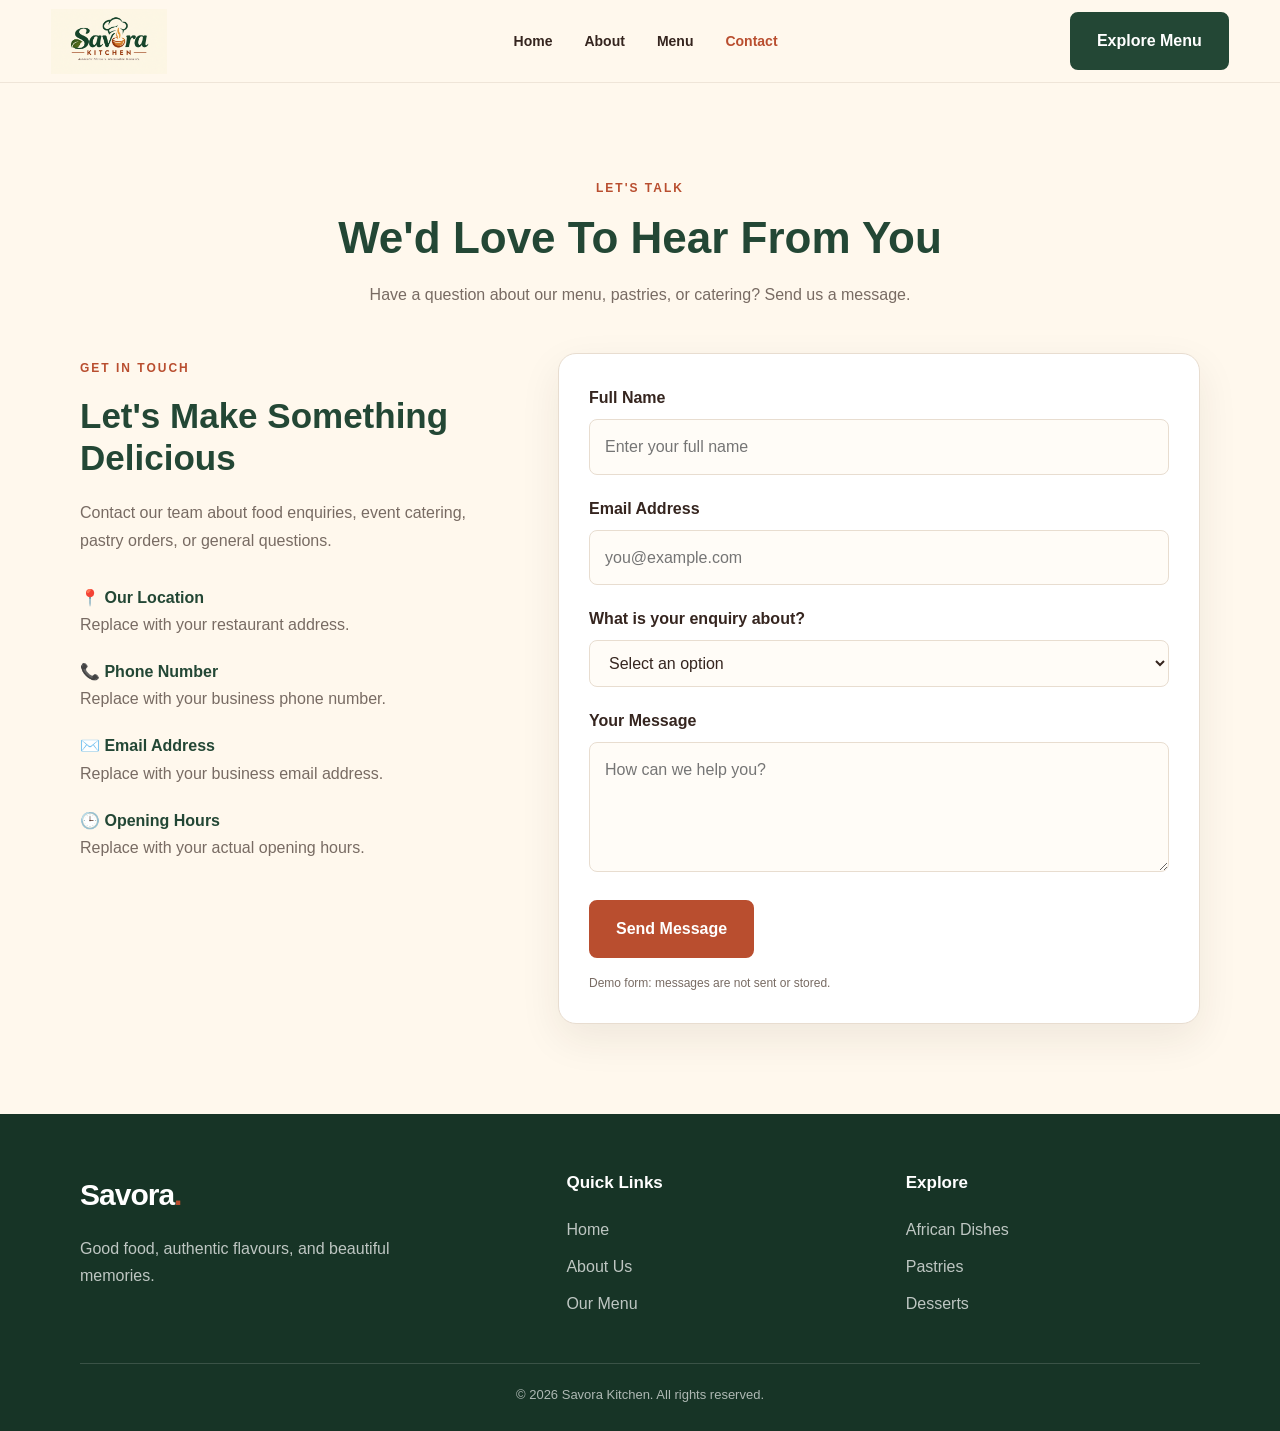
<file: contact.html>
<!DOCTYPE html>
<html lang="en">
<head>
    <meta charset="UTF-8">
    <meta name="viewport" content="width=device-width, initial-scale=1.0">

    <meta name="description" content="Contact Savora Kitchen about meals, pastry orders, and event enquiries.">

    <title>Contact Us | Savora Kitchen</title>

    <link rel="stylesheet" href="style.css">
    <script src="script.js" defer></script>
</head>

<body>

<header>
    <nav class="navbar">
        <a href="index.html" class="logo"><img src="./images/savora_kitchen_logo.png" alt="Savora Kitchen Logo"></a>

        <ul class="nav-links">
            <li><a href="index.html">Home</a></li>
            <li><a href="about.html">About</a></li>
            <li><a href="menu.html">Menu</a></li>
            <li><a href="contact.html" class="active">Contact</a></li>
        </ul>

        <a href="menu.html" class="nav-button">Explore Menu</a>
    </nav>
</header>


<main>

    <section>
        <div class="container">

            <div class="section-heading">
                <span class="section-tag">Let's Talk</span>
                <h2>We'd Love To Hear From You</h2>
                <p>
                    Have a question about our menu, pastries, or
                    catering? Send us a message.
                </p>
            </div>


            <div class="contact-grid">

                <div class="contact-info">

                    <span class="section-tag">Get In Touch</span>

                    <h2>Let's Make Something Delicious</h2>

                    <p>
                        Contact our team about food enquiries, event
                        catering, pastry orders, or general questions.
                    </p>

                    <div class="contact-detail">
                        <h3>📍 Our Location</h3>
                        <p>Replace with your restaurant address.</p>
                    </div>

                    <div class="contact-detail">
                        <h3>📞 Phone Number</h3>
                        <p>Replace with your business phone number.</p>
                    </div>

                    <div class="contact-detail">
                        <h3>✉️ Email Address</h3>
                        <p>Replace with your business email address.</p>
                    </div>

                    <div class="contact-detail">
                        <h3>🕒 Opening Hours</h3>
                        <p>Replace with your actual opening hours.</p>
                    </div>

                </div>


                <form class="contact-form" id="contactForm">

                    <div class="form-group">
                        <label for="name">Full Name</label>
                        <input
                            type="text"
                            id="name"
                            name="name"
                            placeholder="Enter your full name"
                            required
                            minlength="2"
                        >
                    </div>

                    <div class="form-group">
                        <label for="email">Email Address</label>
                        <input
                            type="email"
                            id="email"
                            name="email"
                            placeholder="you@example.com"
                            required
                        >
                    </div>

                    <div class="form-group">
                        <label for="subject">What is your enquiry about?</label>

                        <select id="subject" name="subject" required>
                            <option value="">Select an option</option>
                            <option value="food">Food Enquiry</option>
                            <option value="pastries">Pastry Order</option>
                            <option value="catering">Event Catering</option>
                            <option value="feedback">Feedback</option>
                            <option value="other">Other</option>
                        </select>
                    </div>

                    <div class="form-group">
                        <label for="message">Your Message</label>
                        <textarea
                            id="message"
                            name="message"
                            placeholder="How can we help you?"
                            required
                            minlength="10"
                        ></textarea>
                    </div>

                    <button type="submit" class="primary-button">
                        Send Message
                    </button>

                    <p
                        id="formMessage"
                        class="form-message"
                        role="status"
                        aria-live="polite"
                    ></p>

                    <p style="font-size:12px; color:#786B63; margin-top:10px;">
                        Demo form: messages are not sent or stored.
                    </p>

                </form>

            </div>

        </div>
    </section>

</main>


<footer>
    <div class="footer-grid">

        <div class="footer-brand">
            <a href="index.html" class="logo">Savora<span>.</span></a>
            <p>Good food, authentic flavours, and beautiful memories.</p>
        </div>

        <div class="footer-column">
            <h3>Quick Links</h3>
            <ul>
                <li><a href="index.html">Home</a></li>
                <li><a href="about.html">About Us</a></li>
                <li><a href="menu.html">Our Menu</a></li>
            </ul>
        </div>

        <div class="footer-column">
            <h3>Explore</h3>
            <ul>
                <li><a href="menu.html">African Dishes</a></li>
                <li><a href="menu.html">Pastries</a></li>
                <li><a href="menu.html">Desserts</a></li>
            </ul>
        </div>

    </div>

    <div class="footer-bottom">
        <p>&copy; <span class="current-year">2026</span> Savora Kitchen. All rights reserved.</p>
    </div>
</footer>

</body>
</html>
</file>
<file: style.css>
/* =========================================
   SAVORA KITCHEN
   Main Stylesheet
========================================= */

/* 1. CSS VARIABLES */

:root {
    --primary: #234735;
    --primary-dark: #173426;
    --secondary: #B94E2F;
    --accent: #E8B04A;

    --background: #FFF8ED;
    --surface: #FFFFFF;

    --text: #35251F;
    --muted: #786B63;
    --border: #E8DDD0;

    --shadow: 0 15px 40px rgba(53, 37, 31, 0.08);

    --radius: 18px;
    --transition: 0.3s ease;
}


/* 2. GLOBAL RESET */

* {
    margin: 0;
    padding: 0;
    box-sizing: border-box;
}

html {
    scroll-behavior: smooth;
    scroll-padding-top: 90px;
}

body {
    font-family: Arial, Helvetica, sans-serif;
    background: var(--background);
    color: var(--text);
    line-height: 1.7;
    overflow-x: hidden;
}

img {
    display: block;
    max-width: 100%;
}

a {
    color: inherit;
    text-decoration: none;
}

button,
input,
textarea,
select {
    font: inherit;
}

button,
a {
    -webkit-tap-highlight-color: transparent;
}

button {
    cursor: pointer;
}

ul {
    list-style: none;
}

.container {
    width: min(1120px, 90%);
    margin-inline: auto;
}

section {
    padding: 90px 0;
}


/* 3. REUSABLE BUTTONS */

.primary-button,
.secondary-button,
.nav-button {
    display: inline-flex;
    justify-content: center;
    align-items: center;
    gap: 10px;

    padding: 13px 25px;
    border-radius: 8px;

    font-weight: 700;
    transition: var(--transition);
}

.primary-button {
    background: var(--secondary);
    color: white;
    border: 2px solid var(--secondary);
}

.primary-button:hover {
    background: #963A21;
    border-color: #963A21;
    transform: translateY(-3px);
}

.secondary-button {
    border: 2px solid var(--primary);
    color: var(--primary);
}

.secondary-button:hover {
    background: var(--primary);
    color: white;
}

.nav-button {
    background: var(--primary);
    color: white;
    border: 2px solid var(--primary);
}

.nav-button:hover {
    background: var(--primary-dark);
    transform: translateY(-2px);
}


/* 4. HEADER AND NAVIGATION */

header {
    background: var(--background);
    border-bottom: 1px solid rgba(232, 221, 208, 0.7);

    position: sticky;
    top: 0;
    z-index: 1000;
}

.navbar {
    width: min(1200px, 92%);
    min-height: 82px;
    margin: auto;

    display: flex;
    justify-content: space-between;
    align-items: center;
    gap: 30px;
}

.logo {
    font-size: 30px;
    font-weight: 800;
    letter-spacing: -1px;
    color: var(--primary);
}

.logo span {
    color: var(--secondary);
}

.nav-links {
    display: flex;
    align-items: center;
    gap: 32px;
}

.nav-links a {
    font-size: 14px;
    font-weight: 600;
    color: var(--text);
    transition: var(--transition);
}

.nav-links a:hover,
.nav-links a.active {
    color: var(--secondary);
}


/* 5. HERO SECTION */

.hero {
    min-height: 650px;
    padding: 100px 5%;

    display: flex;
    align-items: center;

    background:
        linear-gradient(
            90deg,
            rgba(255, 248, 237, 0.98) 0%,
            rgba(255, 248, 237, 0.93) 42%,
            rgba(255, 248, 237, 0.12) 100%
        ),
        url("https://images.unsplash.com/photo-1547592180-85f173990554?auto=format&fit=crop&w=1800&q=85")
        center / cover no-repeat;
}

.hero-content {
    width: min(650px, 100%);
    animation: fadeUp 0.8s ease both;
}

.hero-tag {
    color: var(--secondary);
    font-size: 12px;
    font-weight: 800;
    letter-spacing: 2px;
    margin-bottom: 22px;
}

.hero h1 {
    font-size: clamp(40px, 5.5vw, 70px);
    line-height: 1.12;
    letter-spacing: -2px;
    color: var(--primary);
    margin-bottom: 25px;
}

.hero h1 span {
    color: var(--secondary);
    display: block;
}

.hero-description {
    max-width: 530px;
    color: var(--muted);
    font-size: 17px;
    margin-bottom: 32px;
}

.hero-buttons {
    display: flex;
    flex-wrap: wrap;
    gap: 15px;
}


/* 6. SECTION HEADINGS */

.section-heading {
    max-width: 650px;
    margin: 0 auto 45px;
    text-align: center;
}

.section-tag {
    color: var(--secondary);
    font-size: 12px;
    font-weight: 800;
    letter-spacing: 2px;
    text-transform: uppercase;
}

.section-heading h2 {
    color: var(--primary);
    font-size: clamp(30px, 4vw, 44px);
    line-height: 1.2;
    margin: 12px 0 16px;
}

.section-heading p {
    color: var(--muted);
}


/* 7. ABOUT SECTION */

.about-section {
    background: var(--surface);
}

.about-grid {
    display: grid;
    grid-template-columns: 1fr 1fr;
    align-items: center;
    gap: 65px;
}

.about-image {
    width: 100%;
    height: 450px;
    object-fit: cover;
    border-radius: var(--radius);
}

.about-content h2 {
    font-size: clamp(30px, 4vw, 43px);
    line-height: 1.2;
    color: var(--primary);
    margin: 15px 0 22px;
}

.about-content p {
    color: var(--muted);
    margin-bottom: 18px;
}

.about-features {
    display: grid;
    grid-template-columns: 1fr 1fr;
    gap: 15px;
    margin: 25px 0;
}

.about-feature {
    padding: 15px;
    background: var(--background);
    border-radius: 10px;
    font-weight: 700;
    color: var(--primary);
}


/* 8. MENU FILTERS */

.menu-filters {
    display: flex;
    justify-content: center;
    flex-wrap: wrap;
    gap: 12px;
    margin-bottom: 40px;
}

.filter-button {
    padding: 10px 20px;
    border: 1px solid var(--border);
    border-radius: 30px;
    background: white;
    color: var(--text);
    font-weight: 600;
    transition: var(--transition);
}

.filter-button:hover,
.filter-button.active {
    background: var(--primary);
    color: white;
    border-color: var(--primary);
}


/* 9. FOOD MENU GRID */

.menu-grid {
    display: grid;
    grid-template-columns: repeat(3, minmax(0, 1fr));
    gap: 28px;
}

.food-card {
    background: var(--surface);
    border: 1px solid var(--border);
    border-radius: var(--radius);
    overflow: hidden;
    transition: var(--transition);
}

.food-card:hover {
    transform: translateY(-8px);
    box-shadow: var(--shadow);
}

.food-card.hidden {
    display: none;
}

.food-image-wrapper {
    position: relative;
    overflow: hidden;
}

.food-image {
    width: 100%;
    height: 230px;
    object-fit: cover;
    transition: transform 0.5s ease;
}

.food-card:hover .food-image {
    transform: scale(1.06);
}

.food-badge {
    position: absolute;
    top: 15px;
    left: 15px;

    padding: 6px 12px;
    border-radius: 30px;

    background: var(--accent);
    color: var(--text);

    font-size: 11px;
    font-weight: 800;
}

.food-details {
    padding: 22px;
}

.food-category {
    color: var(--secondary);
    font-size: 11px;
    font-weight: 800;
    text-transform: uppercase;
    letter-spacing: 1px;
}

.food-details h3 {
    color: var(--primary);
    font-size: 21px;
    margin: 8px 0;
}

.food-description {
    color: var(--muted);
    font-size: 14px;
    margin-bottom: 20px;
}

.food-bottom {
    display: flex;
    justify-content: space-between;
    align-items: center;
    gap: 12px;
}

.food-price {
    color: var(--primary);
    font-size: 20px;
    font-weight: 800;
}

.add-to-cart {
    border: none;
    background: var(--secondary);
    color: white;
    padding: 10px 15px;
    border-radius: 8px;
    font-weight: 700;
    transition: var(--transition);
}

.add-to-cart:hover {
    background: #963A21;
}


/* 10. SPECIAL OFFER SECTION */

.special-section {
    background: var(--primary);
    color: white;
}

.special-grid {
    display: grid;
    grid-template-columns: 1fr 1fr;
    align-items: center;
    gap: 50px;
}

.special-content h2 {
    font-size: clamp(32px, 4vw, 48px);
    line-height: 1.2;
    margin: 15px 0 20px;
}

.special-content p {
    color: rgba(255, 255, 255, 0.8);
    margin-bottom: 25px;
}

.special-image {
    width: 100%;
    height: 380px;
    object-fit: cover;
    border-radius: var(--radius);
}

.special-section .section-tag {
    color: var(--accent);
}


/* 11. WHY CHOOSE US */

.features-grid {
    display: grid;
    grid-template-columns: repeat(3, minmax(0, 1fr));
    gap: 25px;
}

.feature-card {
    padding: 30px 24px;
    text-align: center;
    border: 1px solid var(--border);
    border-radius: var(--radius);
    background: white;
    transition: var(--transition);
}

.feature-card:hover {
    transform: translateY(-6px);
    box-shadow: var(--shadow);
}

.feature-icon {
    width: 65px;
    height: 65px;
    display: grid;
    place-items: center;
    margin: 0 auto 20px;

    background: #F5E8D6;
    border-radius: 50%;

    font-size: 28px;
}

.feature-card h3 {
    color: var(--primary);
    margin-bottom: 12px;
}

.feature-card p {
    color: var(--muted);
    font-size: 14px;
}


/* 12. TESTIMONIALS */

.testimonials-section {
    background: #F7EFE3;
}

.testimonials-grid {
    display: grid;
    grid-template-columns: repeat(3, minmax(0, 1fr));
    gap: 25px;
}

.testimonial-card {
    background: white;
    padding: 30px;
    border-radius: var(--radius);
    box-shadow: 0 8px 25px rgba(53, 37, 31, 0.04);
}

.testimonial-stars {
    color: #D99B27;
    letter-spacing: 3px;
    margin-bottom: 15px;
}

.testimonial-card blockquote {
    color: var(--muted);
    font-style: italic;
    margin-bottom: 22px;
}

.testimonial-card h3 {
    color: var(--primary);
    font-size: 16px;
}


/* 13. ORDER / CART PANEL */

.cart-section {
    background: white;
}

.cart-container {
    max-width: 850px;
    margin: auto;
    padding: 30px;
    background: var(--background);
    border-radius: var(--radius);
    border: 1px solid var(--border);
}

.cart-heading {
    display: flex;
    justify-content: space-between;
    align-items: center;
    gap: 15px;
    margin-bottom: 25px;
}

.cart-heading h3 {
    color: var(--primary);
    font-size: 25px;
}

.cart-count {
    background: var(--secondary);
    color: white;
    padding: 5px 12px;
    border-radius: 20px;
    font-size: 13px;
    font-weight: 700;
}

.cart-items {
    display: grid;
    gap: 15px;
}

.cart-item {
    display: flex;
    justify-content: space-between;
    align-items: center;
    gap: 15px;
    padding: 15px;
    background: white;
    border-radius: 10px;
}

.cart-item h4 {
    color: var(--primary);
}

.cart-item p {
    color: var(--muted);
    font-size: 13px;
}

.cart-item-controls {
    display: flex;
    align-items: center;
    gap: 10px;
}

.quantity-button,
.remove-item {
    border: none;
    border-radius: 6px;
    padding: 6px 10px;
}

.quantity-button {
    background: #E5EBDD;
    color: var(--primary);
    font-weight: 800;
}

.remove-item {
    background: #FBE7E1;
    color: #A93219;
}

.cart-empty {
    text-align: center;
    color: var(--muted);
    padding: 30px 0;
}

.cart-summary {
    border-top: 1px solid var(--border);
    margin-top: 25px;
    padding-top: 20px;
}

.cart-total-row {
    display: flex;
    justify-content: space-between;
    align-items: center;
    font-size: 20px;
    font-weight: 800;
    color: var(--primary);
    margin-bottom: 20px;
}

.checkout-button {
    width: 100%;
    padding: 15px;
    border: none;
    border-radius: 8px;
    background: var(--primary);
    color: white;
    font-weight: 800;
    transition: var(--transition);
}

.checkout-button:hover {
    background: var(--primary-dark);
}

.checkout-button:disabled {
    opacity: 0.5;
    cursor: not-allowed;
}


/* 14. CONTACT SECTION */

.contact-grid {
    display: grid;
    grid-template-columns: 0.8fr 1.2fr;
    gap: 50px;
}

.contact-info h2 {
    color: var(--primary);
    font-size: 35px;
    line-height: 1.2;
    margin: 15px 0 20px;
}

.contact-info > p {
    color: var(--muted);
    margin-bottom: 30px;
}

.contact-detail {
    margin-bottom: 20px;
}

.contact-detail h3 {
    color: var(--primary);
    font-size: 16px;
}

.contact-detail p {
    color: var(--muted);
}

.contact-form {
    padding: 30px;
    background: white;
    border: 1px solid var(--border);
    border-radius: var(--radius);
    box-shadow: var(--shadow);
}

.form-group {
    margin-bottom: 20px;
}

.form-group label {
    display: block;
    font-weight: 700;
    margin-bottom: 8px;
}

.form-group input,
.form-group textarea,
.form-group select {
    width: 100%;
    padding: 13px 15px;
    border: 1px solid var(--border);
    border-radius: 8px;
    background: #FFFCF7;
    color: var(--text);
    outline: none;
    transition: var(--transition);
}

.form-group input:focus,
.form-group textarea:focus,
.form-group select:focus {
    border-color: var(--primary);
    box-shadow: 0 0 0 3px rgba(35, 71, 53, 0.1);
}

.form-group textarea {
    resize: vertical;
    min-height: 130px;
}

.form-message {
    margin-top: 15px;
    font-size: 14px;
}

.form-message.success {
    color: var(--primary);
}

.form-message.error {
    color: #B42318;
}


/* 15. FOOTER */

footer {
    background: #173426;
    color: white;
    padding: 55px 5% 25px;
}

.footer-grid {
    width: min(1120px, 100%);
    margin: auto auto 35px;

    display: grid;
    grid-template-columns: 1.5fr 1fr 1fr;
    gap: 45px;
}

.footer-brand .logo {
    display: inline-block;
    color: white;
    margin-bottom: 15px;
}

.footer-brand p {
    max-width: 350px;
    color: rgba(255, 255, 255, 0.72);
}

.footer-column h3 {
    margin-bottom: 18px;
    font-size: 17px;
}

.footer-column li {
    margin-bottom: 10px;
}

.footer-column a {
    color: rgba(255, 255, 255, 0.72);
    transition: var(--transition);
}

.footer-column a:hover {
    color: var(--accent);
}

.footer-bottom {
    width: min(1120px, 100%);
    margin: auto;
    padding-top: 20px;

    border-top: 1px solid rgba(255, 255, 255, 0.15);

    text-align: center;
    color: rgba(255, 255, 255, 0.65);
    font-size: 13px;
}


/* 16. ANIMATIONS */

@keyframes fadeUp {
    from {
        opacity: 0;
        transform: translateY(25px);
    }

    to {
        opacity: 1;
        transform: translateY(0);
    }
}

.reveal {
    opacity: 0;
    transform: translateY(25px);
    transition: opacity 0.7s ease, transform 0.7s ease;
}

.reveal.visible {
    opacity: 1;
    transform: translateY(0);
}


/* 17. RESPONSIVE DESIGN: TABLETS */

@media (max-width: 900px) {

    .navbar {
        gap: 18px;
    }

    .nav-links {
        gap: 16px;
    }

    .menu-grid {
        grid-template-columns: repeat(2, minmax(0, 1fr));
    }

    .about-grid,
    .special-grid {
        grid-template-columns: 1fr;
        gap: 35px;
    }

    .about-image {
        height: 380px;
    }

    .features-grid,
    .testimonials-grid {
        grid-template-columns: repeat(2, minmax(0, 1fr));
    }

    .contact-grid {
        grid-template-columns: 1fr;
    }
}


/* 18. RESPONSIVE DESIGN: MOBILE */

@media (max-width: 650px) {

    section {
        padding: 65px 0;
    }

    .navbar {
        width: 90%;
        min-height: 75px;
        flex-wrap: wrap;
        gap: 10px;
        padding: 12px 0;
    }

    .logo {
        font-size: 26px;
    }

    .nav-links {
        order: 3;
        width: 100%;
        justify-content: space-between;
        gap: 10px;
        padding: 10px 0 4px;
    }

    .nav-links a {
        font-size: 12px;
    }

    .nav-button {
        padding: 9px 13px;
        font-size: 12px;
    }

    .hero {
        min-height: 590px;
        padding: 75px 5%;

        background:
            linear-gradient(
                90deg,
                rgba(255, 248, 237, 0.96),
                rgba(255, 248, 237, 0.76)
            ),
            url("https://images.unsplash.com/photo-1547592180-85f173990554?auto=format&fit=crop&w=1000&q=80")
            center / cover no-repeat;
    }

    .hero h1 {
        font-size: clamp(36px, 10vw, 52px);
        letter-spacing: -1.5px;
    }

    .hero-description {
        font-size: 15px;
    }

    .hero-buttons {
        flex-direction: column;
        align-items: stretch;
    }

    .hero-buttons a {
        width: 100%;
    }

    .menu-grid,
    .features-grid,
    .testimonials-grid {
        grid-template-columns: 1fr;
    }

    .food-image {
        height: 250px;
    }

    .about-image,
    .special-image {
        height: 300px;
    }

    .about-features {
        grid-template-columns: 1fr;
    }

    .cart-container {
        padding: 20px 15px;
    }

    .cart-item {
        align-items: flex-start;
        flex-direction: column;
    }

    .cart-item-controls {
        flex-wrap: wrap;
    }

    .contact-form {
        padding: 22px 18px;
    }

    .footer-grid {
        grid-template-columns: 1fr;
        gap: 30px;
    }

    .section-heading h2 {
        font-size: 32px;
    }
}


/* 19. ACCESSIBILITY */

a:focus-visible,
button:focus-visible,
input:focus-visible,
textarea:focus-visible,
select:focus-visible {
    outline: 3px solid var(--accent);
    outline-offset: 3px;
}

@media (prefers-reduced-motion: reduce) {
    *,
    *::before,
    *::after {
        scroll-behavior: auto !important;
        animation-duration: 0.01ms !important;
        animation-iteration-count: 1 !important;
        transition-duration: 0.01ms !important;
    }

    .reveal {
        opacity: 1;
        transform: none;
    }
}
/* Navbar Logo */
.logo {
    display: flex;
    align-items: center;
    text-decoration: none;
    flex-shrink: 0;
}

.logo img {
    display: block;
    width: 170px;
    height: 65px;
    object-fit: contain;
    object-position: left center;
}

/* Responsive Logo */
@media (max-width: 768px) {
    .logo img {
        width: 125px;
        height: 55px;
    }
}
</file>
